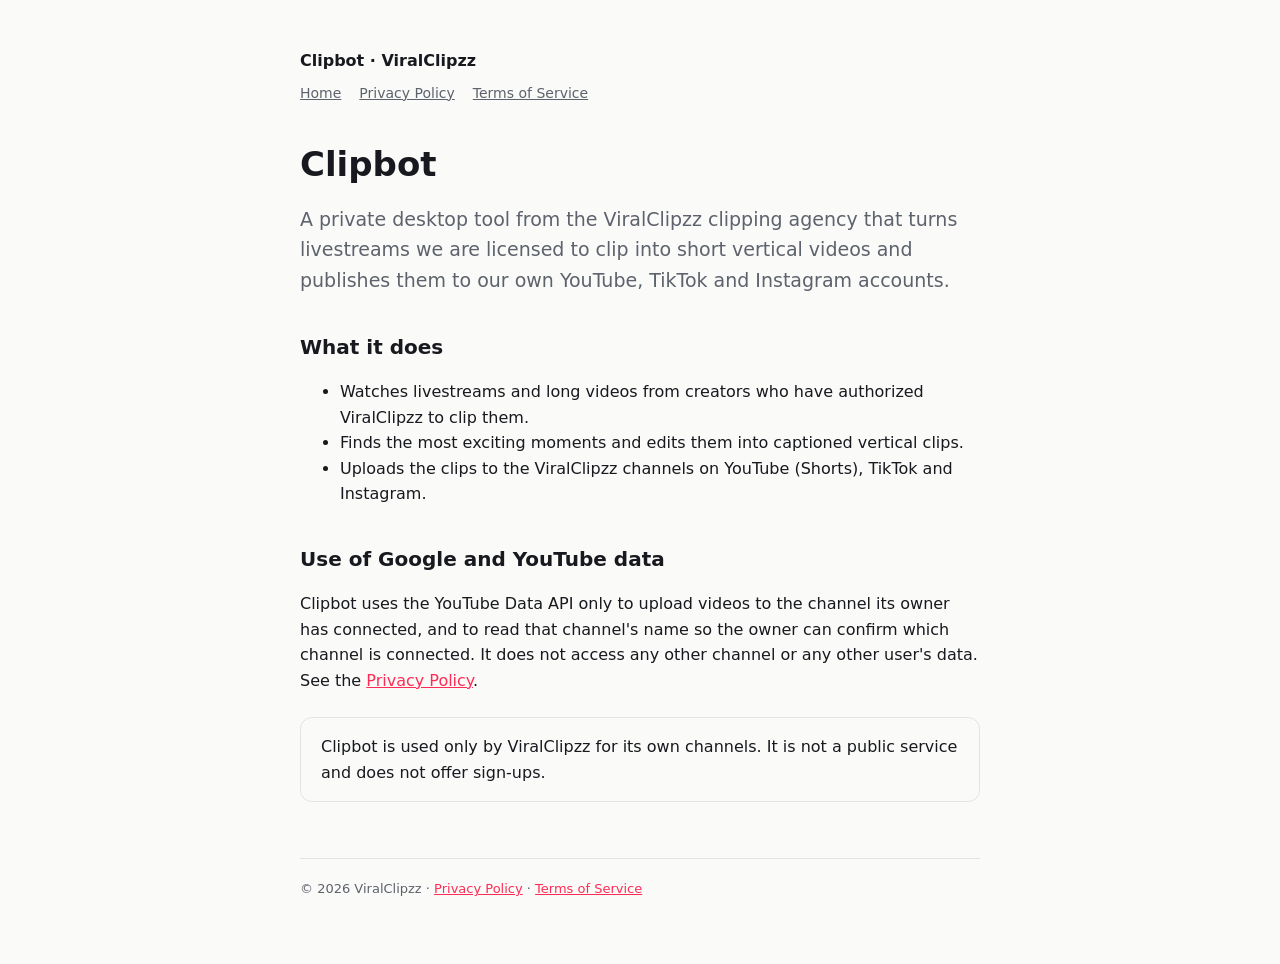
<file: index.html>
<!doctype html><html lang="en"><head><meta charset="utf-8"><meta name="viewport" content="width=device-width,initial-scale=1">
<title>Clipbot by ViralClipzz</title><meta name="description" content="Clipbot turns licensed livestreams into short vertical clips and publishes them to the creator's own channels.">
<link rel="stylesheet" href="style.css"></head><body><main>
<header><a href="./">Clipbot · ViralClipzz</a></header>
<nav><a href="./">Home</a><a href="privacy.html">Privacy Policy</a><a href="terms.html">Terms of Service</a></nav>
<h1>Clipbot</h1>
<p class="lead">A private desktop tool from the ViralClipzz clipping agency that turns livestreams we are licensed to clip into short vertical videos and publishes them to our own YouTube, TikTok and Instagram accounts.</p>
<h2>What it does</h2>
<ul>
<li>Watches livestreams and long videos from creators who have authorized ViralClipzz to clip them.</li>
<li>Finds the most exciting moments and edits them into captioned vertical clips.</li>
<li>Uploads the clips to the ViralClipzz channels on YouTube (Shorts), TikTok and Instagram.</li>
</ul>
<h2>Use of Google and YouTube data</h2>
<p>Clipbot uses the YouTube Data API only to upload videos to the channel its owner has connected, and to read that channel's name so the owner can confirm which channel is connected. It does not access any other channel or any other user's data. See the <a href="privacy.html">Privacy Policy</a>.</p>
<div class="card">Clipbot is used only by ViralClipzz for its own channels. It is not a public service and does not offer sign-ups.</div>
<footer>© 2026 ViralClipzz · <a href="privacy.html">Privacy Policy</a> · <a href="terms.html">Terms of Service</a></footer>
</main></body></html>
</file>
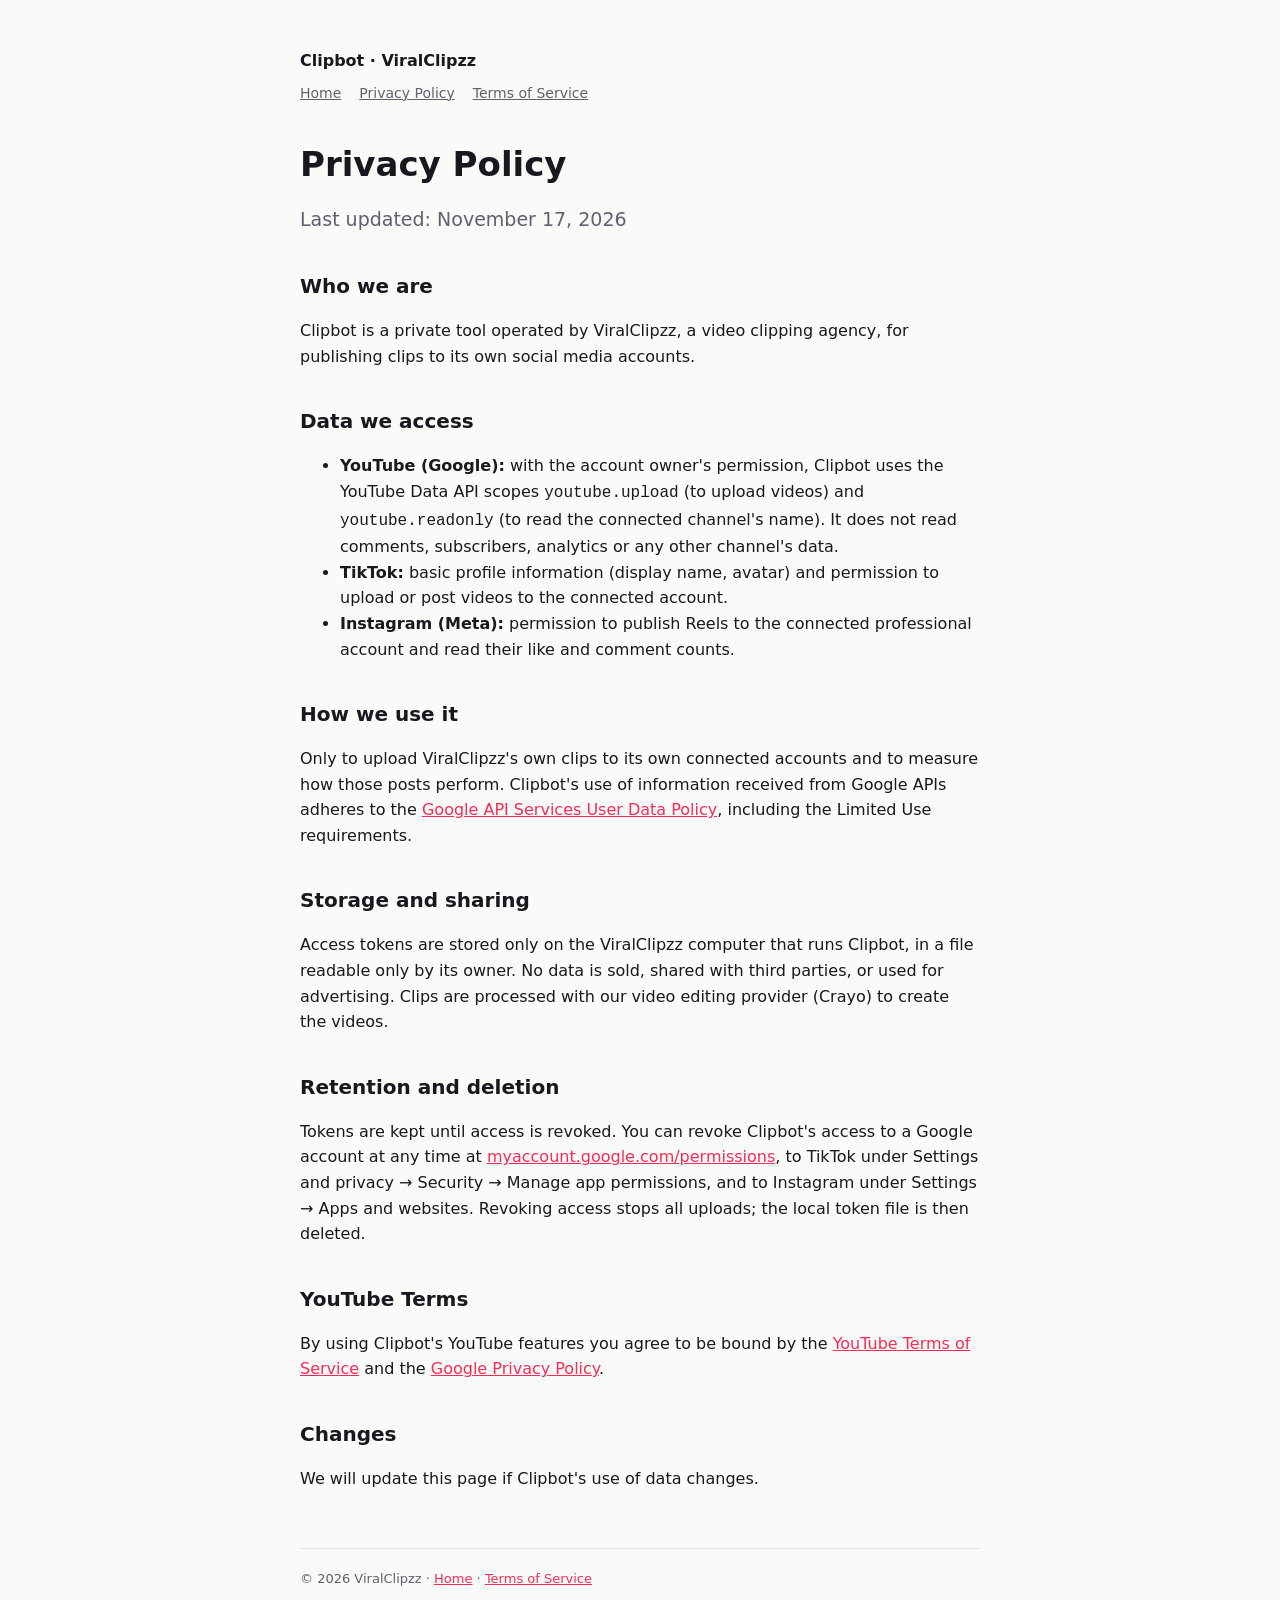
<file: privacy.html>
<!doctype html><html lang="en"><head><meta charset="utf-8"><meta name="viewport" content="width=device-width,initial-scale=1">
<title>Privacy Policy – Clipbot</title><link rel="stylesheet" href="style.css"></head><body><main>
<header><a href="./">Clipbot · ViralClipzz</a></header>
<nav><a href="./">Home</a><a href="privacy.html">Privacy Policy</a><a href="terms.html">Terms of Service</a></nav>
<h1>Privacy Policy</h1><p class="lead">Last updated: November 17, 2026</p>
<h2>Who we are</h2><p>Clipbot is a private tool operated by ViralClipzz, a video clipping agency, for publishing clips to its own social media accounts.</p>
<h2>Data we access</h2>
<ul>
<li><b>YouTube (Google):</b> with the account owner's permission, Clipbot uses the YouTube Data API scopes <code>youtube.upload</code> (to upload videos) and <code>youtube.readonly</code> (to read the connected channel's name). It does not read comments, subscribers, analytics or any other channel's data.</li>
<li><b>TikTok:</b> basic profile information (display name, avatar) and permission to upload or post videos to the connected account.</li>
<li><b>Instagram (Meta):</b> permission to publish Reels to the connected professional account and read their like and comment counts.</li>
</ul>
<h2>How we use it</h2><p>Only to upload ViralClipzz's own clips to its own connected accounts and to measure how those posts perform. Clipbot's use of information received from Google APIs adheres to the <a href="https://developers.google.com/terms/api-services-user-data-policy">Google API Services User Data Policy</a>, including the Limited Use requirements.</p>
<h2>Storage and sharing</h2><p>Access tokens are stored only on the ViralClipzz computer that runs Clipbot, in a file readable only by its owner. No data is sold, shared with third parties, or used for advertising. Clips are processed with our video editing provider (Crayo) to create the videos.</p>
<h2>Retention and deletion</h2><p>Tokens are kept until access is revoked. You can revoke Clipbot's access to a Google account at any time at <a href="https://myaccount.google.com/permissions">myaccount.google.com/permissions</a>, to TikTok under Settings and privacy → Security → Manage app permissions, and to Instagram under Settings → Apps and websites. Revoking access stops all uploads; the local token file is then deleted.</p>
<h2>YouTube Terms</h2><p>By using Clipbot's YouTube features you agree to be bound by the <a href="https://www.youtube.com/t/terms">YouTube Terms of Service</a> and the <a href="https://policies.google.com/privacy">Google Privacy Policy</a>.</p>
<h2>Changes</h2><p>We will update this page if Clipbot's use of data changes.</p>
<footer>© 2026 ViralClipzz · <a href="./">Home</a> · <a href="terms.html">Terms of Service</a></footer>
</main></body></html>
</file>
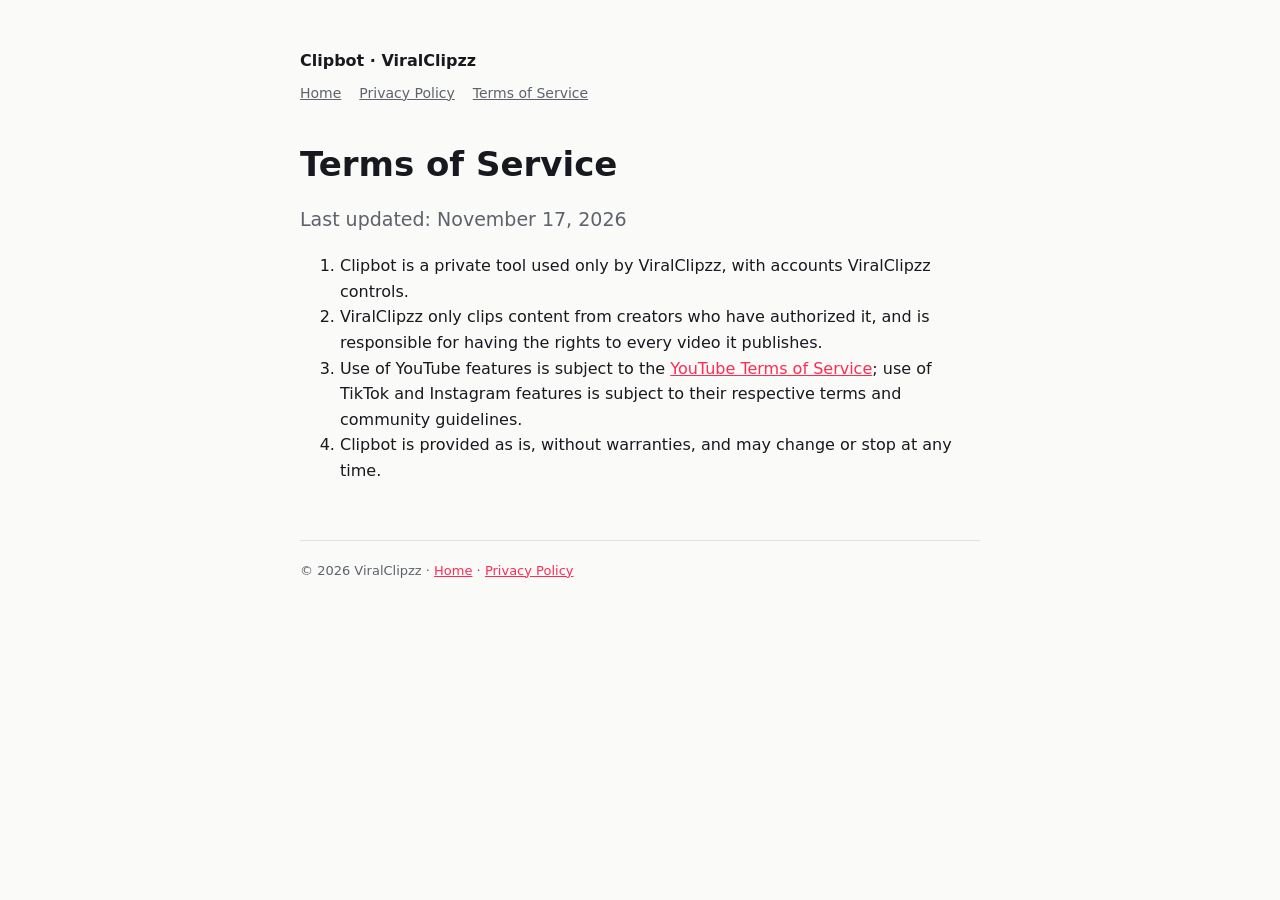
<file: terms.html>
<!doctype html><html lang="en"><head><meta charset="utf-8"><meta name="viewport" content="width=device-width,initial-scale=1">
<title>Terms of Service – Clipbot</title><link rel="stylesheet" href="style.css"></head><body><main>
<header><a href="./">Clipbot · ViralClipzz</a></header>
<nav><a href="./">Home</a><a href="privacy.html">Privacy Policy</a><a href="terms.html">Terms of Service</a></nav>
<h1>Terms of Service</h1><p class="lead">Last updated: November 17, 2026</p>
<ol>
<li>Clipbot is a private tool used only by ViralClipzz, with accounts ViralClipzz controls.</li>
<li>ViralClipzz only clips content from creators who have authorized it, and is responsible for having the rights to every video it publishes.</li>
<li>Use of YouTube features is subject to the <a href="https://www.youtube.com/t/terms">YouTube Terms of Service</a>; use of TikTok and Instagram features is subject to their respective terms and community guidelines.</li>
<li>Clipbot is provided as is, without warranties, and may change or stop at any time.</li>
</ol>
<footer>© 2026 ViralClipzz · <a href="./">Home</a> · <a href="privacy.html">Privacy Policy</a></footer>
</main></body></html>
</file>
<file: style.css>
:root{--bg:#fafaf8;--ink:#17191e;--muted:#5d626c;--line:#e4e4df;--accent:#fe2c55}
@media (prefers-color-scheme:dark){:root{--bg:#111214;--ink:#eceef2;--muted:#9aa0aa;--line:#26292f}}
*{box-sizing:border-box}body{margin:0;background:var(--bg);color:var(--ink);font:16px/1.6 -apple-system,system-ui,"Segoe UI",sans-serif}
main{max-width:720px;margin:0 auto;padding:48px 20px 64px}header a{color:var(--ink);text-decoration:none;font-weight:700}
nav{display:flex;gap:18px;margin:8px 0 40px;font-size:14px}nav a{color:var(--muted)}h1{font-size:34px;line-height:1.2;margin:0 0 12px}
h2{font-size:20px;margin:36px 0 8px}p,li{color:var(--ink)}.lead{font-size:19px;color:var(--muted)}a{color:var(--accent)}
.card{border:1px solid var(--line);border-radius:12px;padding:16px 20px;margin:24px 0}footer{margin-top:56px;padding-top:20px;border-top:1px solid var(--line);font-size:13px;color:var(--muted)}
</file>
